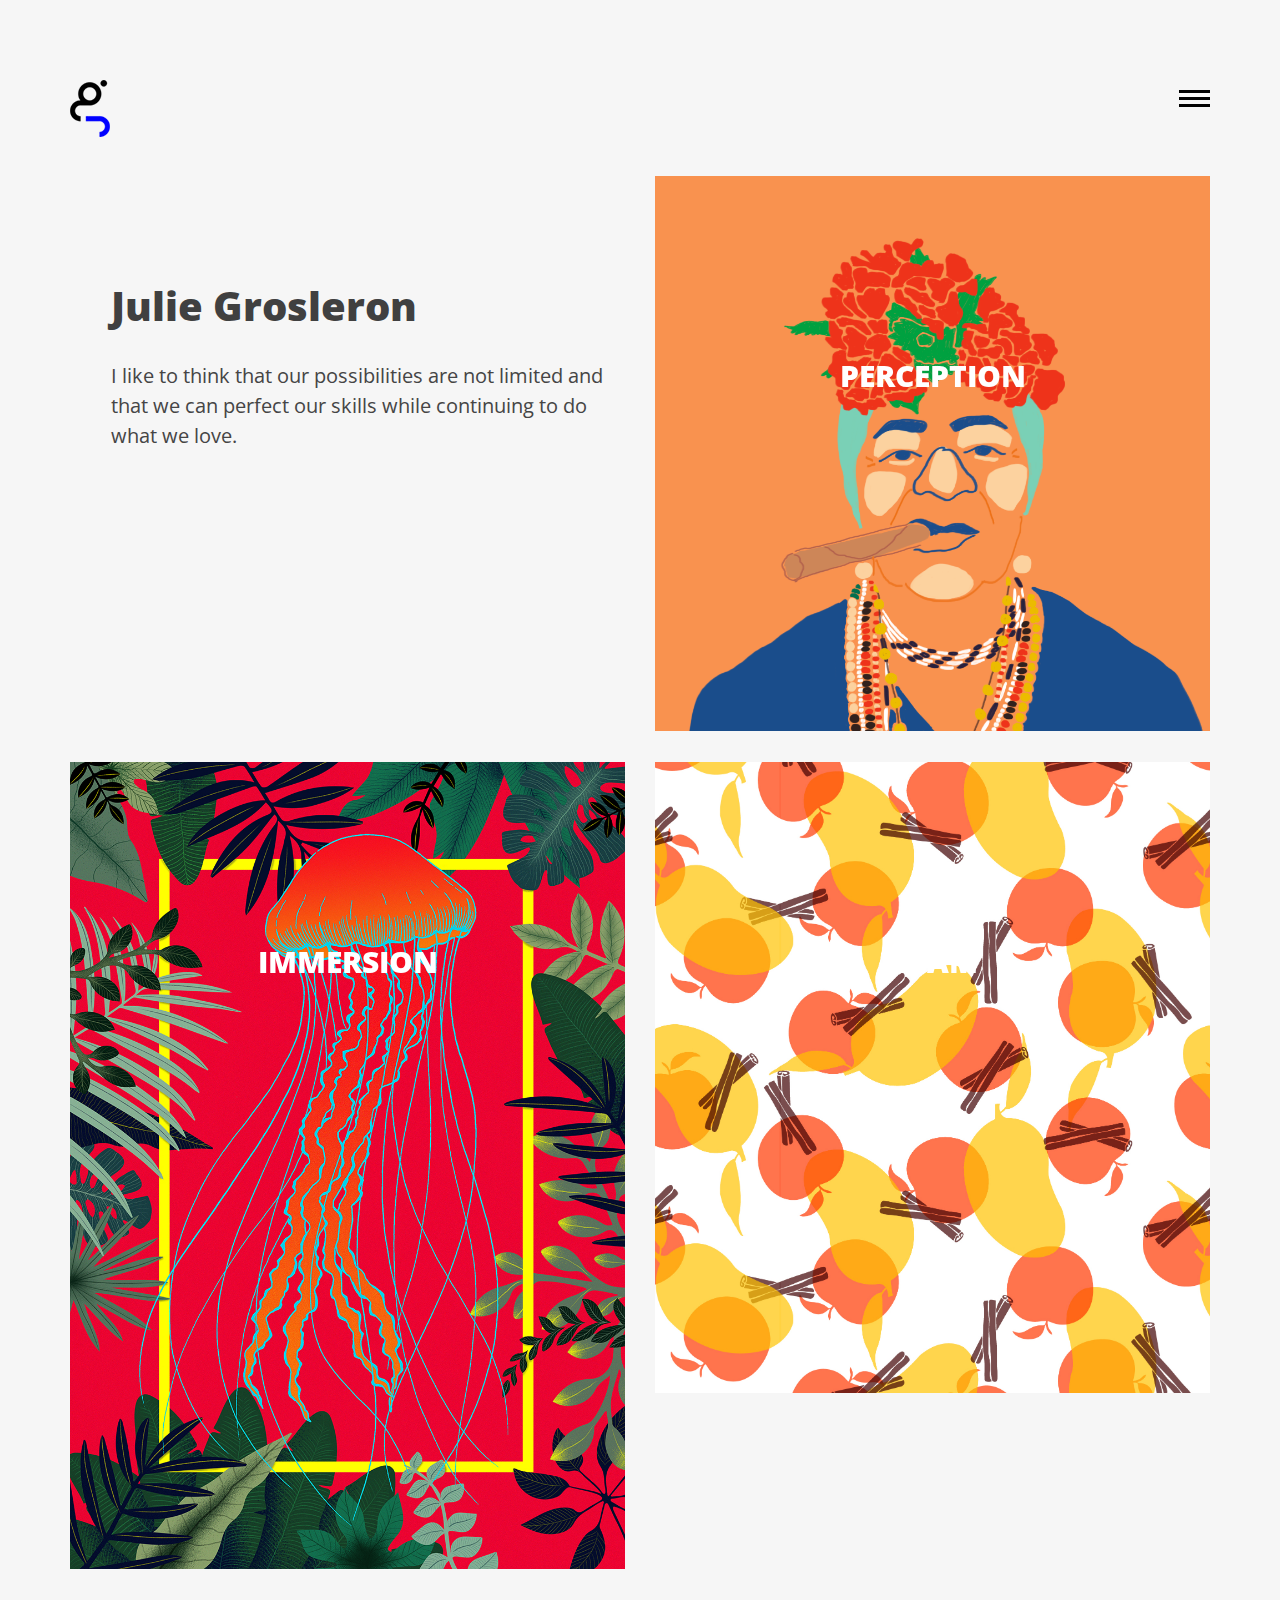
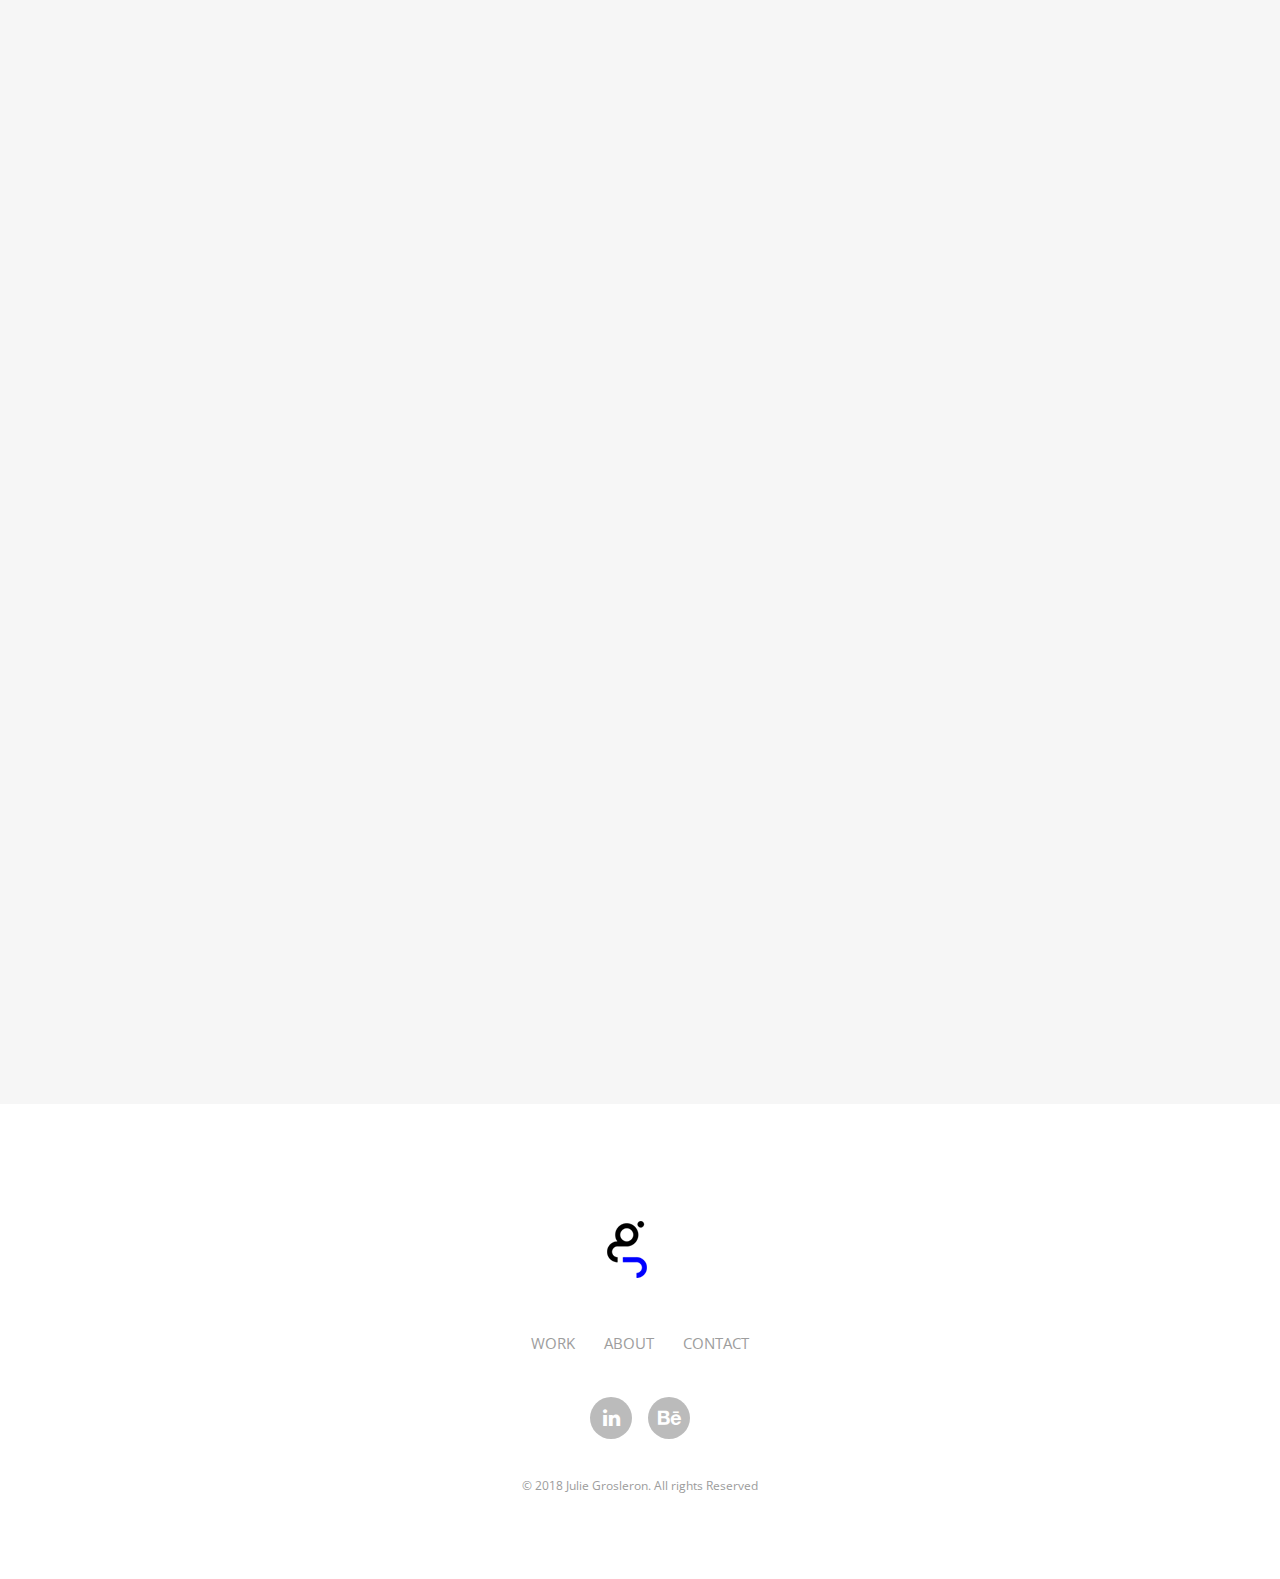
<file: index.html>
<!DOCTYPE HTML>

 <html>

    <head>
        

    	<meta name="viewport" content="width=device-width, initial-scale=1, maximum-scale=1" />

        <meta charset="utf-8">

        <!-- Description, Keywords and Author -->

        <meta name="description" content="">

        <meta name="author" content="">

        

        <title>Julie Grosleron</title>

		<link rel="shortcut icon" href="images/icon.png" type="image/x-icon">



        <!-- style -->

        <link href="css/style.css" rel="stylesheet" type="text/css">

        <!-- style -->

        <!-- bootstrap -->

        <link href="css/bootstrap.min.css" rel="stylesheet" type="text/css">

        <!-- responsive -->

        <link href="css/responsive.css" rel="stylesheet" type="text/css">

        <!-- font-awesome -->

        <link href="css/font-awesome.min.css" rel="stylesheet" type="text/css">

        <!-- font-awesome -->

        <link href="css/effects/set2.css" rel="stylesheet" type="text/css">

        <link href="css/effects/normalize.css" rel="stylesheet" type="text/css">

        <link href="css/effects/component.css"  rel="stylesheet" type="text/css" >

	</head>



    <body>

    

    	<!-- header -->

        	<header role="header">

            	<div class="container">

                	<!-- logo -->

                    	<h1>

                        	<a href="index.html" title="avana LLC"><img src="images/julie/logo%20copie.png" title="Julie Grosleron" alt="avana LLC"/></a>

                        </h1>

                    <!-- logo -->

                    <!-- nav -->

                    <nav role="header-nav" class="navy">

                        <ul>

                            <li class="nav-active"><a href="index.html" title="Work">Work</a></li>

                            <li><a href="about-me.html" title="About">About</a></li>


                            <li><a href="contact.html" title="Contact">Contact</a></li>

                        </ul>

                    </nav>

                    <!-- nav -->

                </div>

            </header>

        <!-- header -->

        <!-- main -->

        <main role="main-home-wrapper" class="container">

        	

            <div class="row">

            

            	<section class="col-xs-12 col-sm-6 col-md-6 col-lg-6 ">

                	<article role="pge-title-content">

                    	<header>

                        	<h2>Julie Grosleron</h2>

                        </header>
                        
                      
                        
                        <p>I like to think that our possibilities are not limited and that we can perfect our skills while continuing to do what we love.

                        </p>

                    </article>

                </section>

                

                <section class="col-xs-12 col-sm-6 col-md-6 col-lg-6 grid">

                	<figure class="effect-oscar">

                    	<img src="images/julie/perception/portrait1.png" alt="" class="img-responsive"/>

                        <figcaption>

                        	<h2><span> PERCEPTION</span></h2>

							<p>Illustration</p>

							<a href="works-details-perception.html">View more</a>

                        </figcaption>

                    </figure>

                </section>

                

                <div class="clearfix"></div>

                

                <section class="col-xs-12 col-sm-6 col-md-6 col-lg-6 grid">

                	<ul class="grid-lod effect-2" id="grid">

                    	<li>

                        	<figure class="effect-oscar">

                            <img src="images/julie/meduse2.jpg" alt="" class="img-responsive"/>

                            <figcaption>

                            	

                                    <h2> <span>IMMERSION</span></h2>

                                    <p>Illustration</p>

                                    <a href="works-details_immersion.html">View more</a>

                                

                            </figcaption>

                        </figure>

                        </li>

                           <li>

                        	<figure class="effect-oscar">

                            <img src="images/julie/gorace/logo.png" alt="" class="img-responsive"/>

                             <figcaption>

                                <h2><span>GORACE</span></h2>

                                <p>IDENTITY , UX/UI DESIGN</p>

                                <a href="works-details_gorace.html">View more</a>

                            </figcaption>

                        </figure>

                        </li>
                        

                        <li>

                        	<figure class="effect-oscar">

                            <img src="images/julie/georges_perrec/couv.jpg" alt="" class="img-responsive"/>

                             <figcaption>

                                <h2><span>ESPÈCES D'ESPACES</span></h2>

                                <p>ILLUSTRATION</p>

                                <a href="works-details_george-perrec.html">View more</a>

                            </figcaption>

                        </figure>

                        </li>

                       

                       

                    </ul>

                </section>

                

                <section class="col-xs-12 col-sm-6 col-md-6 col-lg-6 grid">

                	<ul class="grid-lod effect-2" id="grid">

                    	<li>

                        	<figure class="effect-oscar">

                            <img src="images/julie/confiture.jpg" alt="" class="img-responsive"/>

                             <figcaption>

                                <h2> <span>MIAM</span></h2>

                                <p>DIRECTION ARTISTIQUE </p>

                                <a href="works-details_miam.html">View more</a>

                            </figcaption>

                        </figure>

                        </li>

                        <li>

                        	<figure class="effect-oscar">

                            <img src="images/julie/trentotto.jpg" alt="" class="img-responsive"/>

                             <figcaption>

                                <h2><span>TRENTOTTO</span></h2>

                                <p>DIRECTION ARTISTIQUE</p>

                                <a href="works-details_trentotto.html">View more</a>

                            </figcaption>

                        </figure>

                        </li>

                       
                        
                         <li>

                        	<figure class="effect-oscar">

                            <img src="images/julie/Airbnb_Logo_B%C3%A9lo.png" alt="" class="img-responsive"/>

                             <figcaption>

                                <h2><span>AIRBNB</span></h2>

                                    <p>LANDING PAGE</p>

                                <a href="works-details_airbnb.html">View more</a>

                            </figcaption>

                        </figure>

                        </li>

                     

                       

                    </ul>

                </section>

                <div class="clearfix"></div>

            </div>

        </main>

    	<!-- main -->

        <!-- footer -->

        <footer role="footer">

            <!-- logo -->

                <h1>

                    <a href="index.html" title="avana LLC"><img src="images/julie/logo%20copie.png" title="Julie Grosleron" alt="avana LLC"/></a>

                </h1>

            <!-- logo -->

            <!-- nav -->

            <nav role="footer-nav">

            	<ul>

                	<li><a href="index.html" title="Work">Work</a></li>

                    <li><a href="about.html" title="About">About</a></li>

                    <li><a href="contact.html" title="Contact">Contact</a></li>

                </ul>

            </nav>

            <!-- nav -->

            <ul role="social-icons">

                <li><a href="https://www.linkedin.com/in/julie-grosleron-331291156"><i class="fa fa-linkedin" aria-hidden="true"></i></a></li>

                <li><a href="https://www.behance.net/Juliegrosleron"><i class="fa fa-behance" aria-hidden="true"></i></a></li>

            </ul>

            <p class="copy-right">&copy; 2018  Julie Grosleron. All rights Reserved</p>

        </footer>

        <!-- footer -->

    

        <!-- jQuery (necessary for Bootstrap's JavaScript plugins) -->

        <script src="js/jquery.min.js" type="text/javascript"></script>

        <!-- custom -->

		<script src="js/nav.js" type="text/javascript"></script>

        <script src="js/custom.js" type="text/javascript"></script>

        <!-- Include all compiled plugins (below), or include individual files as needed -->

        <script src="js/bootstrap.min.js" type="text/javascript"></script>

        <script src="js/effects/masonry.pkgd.min.js"  type="text/javascript"></script>

		<script src="js/effects/imagesloaded.js"  type="text/javascript"></script>

		<script src="js/effects/classie.js"  type="text/javascript"></script>

		<script src="js/effects/AnimOnScroll.js"  type="text/javascript"></script>

        <script src="js/effects/modernizr.custom.js"></script>

        <!-- jquery.countdown -->

        <script src="js/html5shiv.js" type="text/javascript"></script>

    </body>

</html>
</file>
<file: css/style.css>
/*

	Theme Name: avana LLC

	Template URI: 

	Description: 

	Author:

	Author URI: 

	License: 

	License URI:

	Version: 1.0

	

	1. Body style

	2. Header

	3. Main

	4. Footer

	5. About

	

*/

@import url(https://fonts.googleapis.com/css?family=Open+Sans:400,300,300italic,400italic,600,600italic,700,700italic,800,800italic);

html {

	-ms-text-size-adjust: 100%;

	-webkit-text-size-adjust: 100%;

}

*, *:before, *:after {

	-webkit-box-sizing: border-box;

	-moz-box-sizing: border-box;

	box-sizing: border-box;

}

input, textarea {

	-webkit-appearance: none;

	-webkit-border-radius: 0;

}

button, html input[type="button"],/* 1 */ input[type="reset"], input[type="submit"] {

	-webkit-appearance: button;

	cursor: pointer;

 *overflow:visible;

}

body, img,.commentys-form input[type="text"],.commentys-form input[type="email"],.commentys-form input[type="url"],.commentys-form textarea {

	transition: all .2s linear;

	-o-transition: all .2s linear;

	-moz-transition: all .2s linear;

	-webkit-transition: all .2s linear;

}

html, body, div, span, object, iframe, h1, h2, h3, h4, h5, h6, p, blockquote, pre, abbr, address, cite, code, del, dfn, em, img, ins, kbd, q, samp, small, strong, sub, sup, var, b, i, dl, dt, dd, ol, ul, li, fieldset, form, label, legend, table, caption, tbody, tfoot, thead, tr, th, td, article, aside, canvas, details, figcaption, figure, footer, header, hgroup, menu, nav, section, summary, time, mark, audio, video, input, main {

	-webkit-box-sizing: border-box;

	-moz-box-sizing: border-box;

	box-sizing: border-box;

	margin: 0;

	padding: 0;

	vertical-align: baseline;

	border: 0;

	outline: 0;

}

article, aside, details, figcaption, figure, footer, header, hgroup, menu, nav, section, img, main {

	display: block

}

audio, canvas, video {

	display: inline-block;

 *display:inline;

 *zoom:1

}

blockquote:before, blockquote:after, q:before, q:after {

	content: '';

	content: none;

}

.clear {

	clear: both;

	line-height: 0;

	height: 0;

}

a {

	text-decoration: none;

	outline: none;

	color: #010101;

	transition-delay: 0s;

	transition-duration: 0.6s;

	transition-property: all;

	transition-timing-function: ease;

}

a:focus, img:focus, button:focus, .btn:focus {outline: none;}

::-moz-selection {background-color:#0000ff;color:#fff;text-shadow:none;}

::selection {background-color: #0000ff;color: #fff;text-shadow: none;}

@font-face {font-family: 'Open Sans', sans-serif;}

/*===== Header ===*/

header[role="header"]{ padding-top:80px; padding-bottom:39px}

header[role="header"] h1{ padding:0; margin:0}

header[role="header"] h1 > a{ max-width:66px; display:block; float:left}

header[role="header"] nav{ padding-top:10px;transition-delay: 0s;

transition-duration: 0.6s;transition-property: all;transition-timing-function: ease;}

header[role="header"] nav ul{ display:none; position: fixed; z-index:60; text-align:center; width:100%; height:100%; top:0; left:0; right:0; background-color:rgba(255,255,255,0.8); padding:0; margin:0; padding-top:199px;}

header[role="header"] nav ul > li{ font-weight:800; font-size:42px; display:block}

header[role="header"] nav ul > li > a{ display:block; line-height:72px; color:#404040}

header[role="header"] nav ul > li:hover a,header[role="header"] nav ul > li.nav-active a{ text-decoration:none; color:#0000ff}

header[role="header"] nav #menu-button {width: 31px;font-size: 0;float: right;height: 19px;position: relative; z-index:70;

-webkit-transform: rotate(0deg);-moz-transform: rotate(0deg);-o-transform: rotate(0deg);transform: rotate(0deg);-webkit-transition: .5s ease-in-out;-moz-transition: .5s ease-in-out;-o-transition: .5s ease-in-out;transition: .5s ease-in-out;cursor: pointer;}

header[role="header"] nav #menu-button span {display: block;position: absolute;z-index: 60;height: 3px;

width: 100%;background: #111111;opacity: 1;left: 0;

-webkit-transform: rotate(0deg);-moz-transform: rotate(0deg);-o-transform: rotate(0deg);

transform: rotate(0deg);-webkit-transition: .25s ease-in-out;-moz-transition: .25s ease-in-out;-o-transition: .25s ease-in-out;transition: .25s ease-in-out;}

header[role="header"] nav #menu-button span {background: #010101;}

header[role="header"] nav #menu-button span:nth-child(1) {top:0px;}

header[role="header"] nav #menu-button span:nth-child(2) {top:7px;}

header[role="header"] nav #menu-button span:nth-child(3) {top:14px;}

header[role="header"] nav #menu-button.open span:nth-child(1) {top: 10px;

-webkit-transform: rotate(135deg);-moz-transform: rotate(135deg);-o-transform: rotate(135deg);transform: rotate(135deg);}

header[role="header"] nav #menu-button.open span:nth-child(2) {opacity: 0;left: -60px;}

header[role="header"] nav #menu-button.open span:nth-child(3) {top: 10px;

-webkit-transform: rotate(-135deg);-moz-transform: rotate(-135deg);-o-transform: rotate(-135deg);transform: rotate(-135deg);}

/*===== main ===*/

main[role="main-home-wrapper"],main[role="main-inner-wrapper"] { padding-bottom:90px}

main[role="main-home-wrapper"] article[role="pge-title-content"],main[role="main-inner-wrapper"] article[role="pge-title-content"]{ padding-left:41px}

main[role="main-home-wrapper"] article[role="pge-title-content"] header,main[role="main-inner-wrapper"] article[role="pge-title-content"] header{ padding-bottom:19px; padding-top:83px}

main[role="main-home-wrapper"] article[role="pge-title-content"] header h2,main[role="main-inner-wrapper"] article[role="pge-title-content"] header h2{ font-size:40px; line-height:53px; color:#404040; font-weight:800}

main[role="main-home-wrapper"] article[role="pge-title-content"] header h2 span,main[role="main-inner-wrapper"] article[role="pge-title-content"] header h2 span{ display:block; font-size:80px; color:#0000ff; padding-bottom:15px}

main[role="main-home-wrapper"] article[role="pge-title-content"] p,main[role="main-inner-wrapper"] article[role="pge-title-content"] p{ font-size:20px; line-height:30px; color:#454545}

/*===== footer ===*/

footer[role="footer"]{ background-color:#FFF; padding-top:100px; padding-bottom:77px}

footer[role="footer"] > h1 a{ margin:0 auto; display:block; max-width:66px;}

footer[role="footer"] nav{ padding-top:37px; padding-bottom:43px}

footer[role="footer"] nav > ul{ text-align:center; padding:0; margin:0}

footer[role="footer"] nav > ul > li{ display: inline-block; text-transform:uppercase; font-size:15px; margin:0 13px}

footer[role="footer"] nav > ul > li > a{ color:#9d9d9d}

footer[role="footer"] nav > ul > li:hover a{ text-decoration:none; color:#0000ff}

footer[role="footer"] ul[role="social-icons"]{ padding:0; margin:0; text-align:center; padding-bottom:40px;}

footer[role="footer"] ul[role="social-icons"] > li{ display: inline-block; margin:0 6.5px}

footer[role="footer"] ul[role="social-icons"] > li > a{ display:block; width:42px; height:42px; background-color:#bbbbbb; color:#FFF; line-height:42px; font-size:20px; border-radius:100%; text-align:center}

footer[role="footer"] ul[role="social-icons"] > li:hover a{ background-color:#0000ff}

footer[role="footer"] .copy-right{ text-align:center; display:block; font-size:12px; line-height:13px; color:#9c9c9c}

/*===== About ===*/

main[role="main-inner-wrapper"] .about-content{ background-color:#0000ff; padding-top:57px; padding-left:70px; padding-right:67px; padding-bottom:58px}

main[role="main-inner-wrapper"] .about-content p{ font-size:17px; line-height:30px; color:#FFF; padding-bottom:20px}

main[role="main-inner-wrapper"] .thumbnails-pan{ padding-top:30px}

main[role="main-inner-wrapper"] .thumbnails-pan section figure{ background-color:#FFF; position:relative; overflow:hidden; cursor:pointer}

main[role="main-inner-wrapper"] .thumbnails-pan section figure,main[role="main-inner-wrapper"] .thumbnails-pan section figure, img,main[role="main-inner-wrapper"] .thumbnails-pan section figure figcaption,section.blog-content figure,section.blog-content figure img,section.blog-content  article{transition-delay: 0s;transition-duration: 0.6s;transition-property: all;transition-timing-function: ease;}

main[role="main-inner-wrapper"] .thumbnails-pan section figure figcaption{ position:absolute; bottom:-50%; left:0; right:0; background-color:#0000ff; margin:0 69px; text-align:center; color:#FFF; padding-top:16px; padding-bottom:27px}

main[role="main-inner-wrapper"] .thumbnails-pan section figure figcaption h3{ font-size:21px; line-height:22px; font-weight:300}

main[role="main-inner-wrapper"] .thumbnails-pan section figure figcaption h5{ text-transform:uppercase; font-size:13px; line-height:14px; font-weight:bold}

main[role="main-inner-wrapper"] .thumbnails-pan section figure:hover,section.blog-content:hover article{ background-color:#0000ff; color:#FFF}

main[role="main-inner-wrapper"] .thumbnails-pan section figure:hover img,section.blog-content:hover figure img{-webkit-transform: scale3d(1.08,1.08,2);transform: scale3d(1.08,1.08,2); opacity:0.5}

main[role="main-inner-wrapper"] .thumbnails-pan section figure:hover figcaption{ bottom:0;}

/*===== Blog ===*/

article[role="pge-title-content"].blog-header{ padding-bottom:218px}

section.blog-content{ margin-bottom:29px}

section.blog-content figure{ overflow:hidden; position:relative;background-color: rgba(255,255,255,0.4); cursor:pointer}

section.blog-content figure .post-date{ text-align:center; color:#FFF; font-weight:800; font-size:14px; line-height:18px; text-transform:uppercase; display:block; background-color:#0000ff; width:130px; height:130px; position:absolute; left:0; top:0; padding-top:41px; z-index:50}

section.blog-content figure .post-date span{ font-size:50px; line-height:35px; display:block}

section.blog-content  article{ font-size:21px; line-height:30px; color:#FFF;  font-weight:800; color:#343434; padding-left:42px; padding-top:33px; padding-bottom:31px;}

section.blog-content:hover figure img{ opacity:0.5}

/*===== Contact ===*/

article[role="pge-title-content"].contact-header{ padding-bottom:218px}

article[role="pge-title-content"].contact-header p a{ color:#343434; padding-right:34px}

article[role="pge-title-content"].contact-header p a:hover{color:#0000ff; text-decoration:none}

.demo-wrapper {width: 100%;margin: 0 auto;height:499px;}

#surabaya {width: 100%;height: 100%;}

.error_message{ color:#e84d49}

#success_page h3,#success_page p{color:#60ca6f }

.contat-from-wrapper{ padding:0 69px; margin-top:108px}

.contat-from-wrapper input[type="text"],.contat-from-wrapper input[type="email"],.contat-from-wrapper textarea{ width:100%; display:block; outline:none; border-bottom:1px solid #bbbbbb; background-color:inherit; color:#404040; font-size:21px; line-height:23px; padding-bottom:24px}

.contat-from-wrapper input[type="text"]:focus,.contat-from-wrapper input[type="email"]:focus,.contat-from-wrapper textarea:focus{ border-bottom-color:#9f9e9e}

.contat-from-wrapper form ::-webkit-input-placeholder { color:#404040; }

.contat-from-wrapper form ::-moz-placeholder { color:#404040; } /* firefox 19+ */

.contat-from-wrapper form :-ms-input-placeholder { color:#404040; } /* ie */

.contat-from-wrapper form input:-moz-placeholder { color:#404040; }

.contat-from-wrapper textarea{ border-bottom:1px solid #bbbbbb; border-left:none; border-right:none; border-top:none; height:77px; margin-top:56px}

.contat-from-wrapper input[type="submit"]{ display:block; border:none; outline:none; width:200px; line-height:60px; text-transform:uppercase; font-size:21px; color:#FFF; font-weight:800; letter-spacing:2px; background-color:#0000ff; margin:41px auto; margin-bottom:0}

.contat-from-wrapper input[type="submit"]:hover{background-color:#0000ff}

/*== Work Details ==*/

.work-details,.blog-details{ padding:0 69px; margin-top:73px}

.work-details header h2{ color:#343434; font-size:36px; font-weight:800}

.work-details header a{ display:inline-block; color:#fb5353; font-size:18px;font-weight:800;padding-top:3px}

.work-details header a i{ color:#0d0d0d; padding-left:10px}

.work-details header a:hover{ color:#0d0d0d; text-decoration:none}

.work-details header a:hover i{ color:#fb5353}

.work-details p{ font-size:16px; color:#666666; line-height:30px; margin-bottom:20px; font-weight:300}

.work-details p strong{ font-weight:800}

.work-images{ margin-top:46px}

.work-images li{ margin-bottom:50px}

/*== Blog Details ==*/

.bog-header { padding-bottom:62px}

.bog-header h3,.comments-pan h3,.commentys-form h4{ color:#404040;font-weight:800; padding-bottom:24px; display:block}

.bog-header h3 span{ color:#fb5353}

.bog-header h2{ font-size:36px; font-weight:normal}

.blog-details .enter-content{ margin-top:62px}

.blog-details .enter-content p{ font-size:16px; line-height:30px; font-weight:300; margin-bottom:23px}

.comments-pan{border-top:2px solid #dedede; padding-top:15px}

.comments-pan h3{border-bottom:2px solid #dedede; padding-bottom:34px; margin-bottom:52px}

.comments-reply,.reply-pan{ padding:0; margin:0; list-style:none}

.comments-reply li{ display:block; border-bottom:2px solid #dedede; overflow:hidden; padding-bottom:51px; margin-bottom:39px}

.comments-reply li figure{ float:left; width:70px; background-color:#000}

.comments-reply li section{ float:left; padding-left:30px; font-size:16px; line-height:30px; font-weight:300; color:#343434;width: 92%;}

.comments-reply li section .date-pan{ font-size:14px; line-height:18px; padding-bottom:25px}

.comments-reply li section h4{font-weight:800; color:#404040; font-size:21px; margin-bottom:6px; margin-top:0}

.comments-reply li section h4 a{ font-size:16px; color:#fb5353;font-weight:400; display:inline-block; padding-left:20px}

.reply-pan{ clear:both; display:block; margin-left:100px;padding-top:39px }

.reply-pan li{ border-bottom:none;border-top:2px solid #dedede; padding-bottom:0; margin-bottom:0;padding-top:38px;}

.commentys-form h4{ font-size:24px}

.commentys-form form{ margin-top:30px}

.commentys-form input[type="text"],.commentys-form input[type="email"],.commentys-form input[type="url"],.commentys-form textarea{ font-size:21px; line-height:22px; color:#404040; padding-bottom:26px; border-bottom:2px solid #bbbbbb; width:100%; display:block; border-left:none; border-right:none; border-top:none; background-color:transparent; outline:none}

.commentys-form textarea{ margin-top:57px}

.commentys-form input[type="text"]:focus,.commentys-form input[type="email"]:focus,.commentys-form input[type="url"]:focus,.commentys-form textarea:focus{ border-bottom-color:#000}

.commentys-form input[type="button"]{ padding:0 36px; text-transform:uppercase; display:inline-block; font-size:21px; line-height:60px; color:#FFF; font-weight: bold; text-align:center; border:none; outline:none; background-color:#fb5353; margin-top:50px}

.commentys-form input[type="button"]:hover{ background-color:#ff5c5c}
</file>
<file: css/responsive.css>
/* md */
@media (min-width: 992px) and (max-width: 1199px) {
	.comments-reply li section{ width:88%}
}
/* sm */
@media (min-width: 768px) and (max-width: 991px) {
	header[role="header"]{ padding:8% 0;}
	header[role="header"] nav ul{ padding-top:10%}
	main[role="main-home-wrapper"] article[role="pge-title-content"],main[role="main-inner-wrapper"] article[role="pge-title-content"]{ padding-left:0}
	main[role="main-home-wrapper"] article[role="pge-title-content"] header,main[role="main-inner-wrapper"] article[role="pge-title-content"] header{ padding-top:0}
	main[role="main-home-wrapper"] article[role="pge-title-content"] header h2,main[role="main-inner-wrapper"] article[role="pge-title-content"] header h2{ font-size:34px}
	main[role="main-home-wrapper"] article p br{ display:none}
	footer[role="footer"]{ padding:30px 0}
	footer[role="footer"] nav{ padding:15px 0}
	main[role="main-inner-wrapper"] .about-content{ padding:5%}
	main[role="main-inner-wrapper"] .thumbnails-pan section figure figcaption{ margin:0 10%}
	section.blog-content figure .post-date{ padding-top:20px; height:100px; width:100px}
	article.contact-header[role="pge-title-content"] p a{padding-right:10px}
	.contat-from-wrapper{ margin-top:10px; padding:0 15px}
	.grid-lod li{ width:100% !important; position:static !important; display:inline-block}
	.grid-lod li img{ width:100%}
	.work-details,.blog-details{ padding:0; margin-top:0}
	.comments-reply li section{ width:88%}
}
/* xs */
@media (max-width: 767px) {
	header[role="header"]{ padding:8% 0;}
	header[role="header"] nav ul{ padding-top:10%}
	header[role="header"] nav ul > li{ font-size:30px}
	header[role="header"] nav ul > li > a{ line-height:55px}
	main[role="main-home-wrapper"] article[role="pge-title-content"],main[role="main-inner-wrapper"] article[role="pge-title-content"]{ padding-left:0}
	main[role="main-home-wrapper"] article[role="pge-title-content"] header,main[role="main-inner-wrapper"] article[role="pge-title-content"] header{ padding-top:10px}
	main[role="main-home-wrapper"] article[role="pge-title-content"] header h2,main[role="main-inner-wrapper"] article[role="pge-title-content"] header h2{ font-size:47px}
	main[role="main-home-wrapper"] article[role="pge-title-content"] header h2 span, main[role="main-inner-wrapper"] article[role="pge-title-content"] header h2 span{ font-size:60px;}
	main[role="main-home-wrapper"] article{ padding-bottom:30px}
	main[role="main-home-wrapper"] article p br{ display:none}
	footer[role="footer"]{ padding:40px 0}
	footer[role="footer"] nav{ padding:15px 0}
	main[role="main-inner-wrapper"] .about-content{ padding:5%}
	main[role="main-inner-wrapper"] .thumbnails-pan section figure{ margin-bottom:20px}
	article[role="pge-title-content"].blog-header,article[role="pge-title-content"].contact-header{ padding-bottom:30px}
	section.blog-content figure .post-date{ padding-top:20px; height:100px; width:100px}
	section.blog-content article{ padding:2% 5%; font-size:18px; line-height:24px;font-family: 'proxima_nova_cn_rgregular';}
	article.contact-header[role="pge-title-content"] p a{ font-size:18px; padding-right:10px}
	.contat-from-wrapper{ margin-top:10px; padding:0 15px}
	.contat-from-wrapper input[type="text"], .contat-from-wrapper input[type="email"]{ margin-bottom:20px}
	.contat-from-wrapper textarea{ margin-top:0}
	.work-details,.blog-details{ padding:0; margin-top:0}
	.work-images{ margin-top:0}
	.work-images li{ margin-bottom:0; width:100%}
	.work-images li figcaption h2{ font-size:18px;}
	.grid-lod li{ width:100% !important; position:static !important}
	.bog-header h3, .comments-pan h3, .commentys-form h4{ padding-bottom:0}
	.bog-header h2{ font-size:18px; line-height:26px}
	.bog-header{ padding-bottom:20px}
	.blog-details .enter-content{ margin-top:10px}
	.blog-details .enter-content p,.comments-reply li section{ font-size:14px; line-height:26px}
	.comments-pan h3{ padding-bottom:20px; margin-top:0}
	.comments-reply li section{ float:none; width:auto; padding-left:0}
	.comments-reply li figure{ margin-right:20px}
	.reply-pan{ margin-left:20px}
	.commentys-form input[type="text"], .commentys-form input[type="email"], .commentys-form input[type="url"], .commentys-form textarea{ margin-bottom:20px}
	.commentys-form textarea{ margin-top:0; margin-bottom:0}
	
}
</file>
<file: css/effects/set2.css>
.grid {

	position: relative;

	list-style: none; overflow:hidden; 

	text-align: center;

}



/* Common style */

.grid figure {

	position: relative;margin-bottom:31px;

	overflow: hidden;

	min-width: 100%;

	max-width: 100%;

	width:100%;

	height: 100%; min-height:100%;

	background: #3085a3;

	text-align: center;

	cursor: pointer;

}



.grid figure img {

	position: relative;

	display: block;

	min-height: 100%;

	max-width: 100%;

	opacity: 0.8;

}



.grid figure figcaption {

	padding:0;

	color: #fff;

	text-transform: uppercase;

	font-size: 1.25em;

	-webkit-backface-visibility: hidden;

	backface-visibility: hidden;

	line-height:100%;

}

.grid figure figcaption header a{}

.grid figure figcaption::before,

.grid figure figcaption::after {

	pointer-events: none;

}



.grid figure figcaption,

.grid figure figcaption > a {

	position: absolute;

	top: 0;

	left: 0;

	width: 100%;

	height: 100%;

}



/* Anchor will cover the whole item by default */

/* For some effects it will show as a button */

.grid figure figcaption > a {

	z-index: 1000;

	text-indent: 200%;

	white-space: nowrap;

	font-size: 0;

	opacity: 0;

}



.grid figure h2 {

	word-spacing: -0.15em;

	font-weight:400; color:#FFF;

}



.grid figure h2 span {

	font-weight: 800;

}



.grid figure h2,

.grid figure p {

	margin: 0;

}



.grid figure p {

	letter-spacing: 1px;

	font-size:16px; line-height:22px;

}





/* Individual effects */




/*---------------*/

/***** Oscar *****/

/*---------------*/



figure.effect-oscar {

	/*background: -webkit-linear-gradient(45deg, #22682a 0%, #9b4a1b 40%, #3a342a 100%);

	background: linear-gradient(45deg, #22682a 0%,#9b4a1b 40%,#3a342a 100%);*/

	background-color:#fb5353;

}



figure.effect-oscar img {

	opacity: 1;

	-webkit-transition: opacity 0.35s;

	transition: opacity 0.35s;

}



figure.effect-oscar figcaption {

	padding: 4em;

	background-color: rgba(58,52,42,0);

	-webkit-transition: background-color 0.35s;

	transition: background-color 0.35s;

}



figure.effect-oscar figcaption::before {

	position: absolute;

	top: 30px;

	right: 30px;

	bottom: 30px;

	left: 30px;

	border: 1px solid #fff;

	content: '';

}



figure.effect-oscar h2 {

font-weight:400;	margin: 20% 0 10px 0;

	-webkit-transition: -webkit-transform 0.35s;

	transition: transform 0.35s;

	-webkit-transform: translate3d(0,100%,0);

	transform: translate3d(0,100%,0);

}

figure.effect-oscar h2 span{

	font-weight:800

}

figure.effect-oscar figcaption::before,

figure.effect-oscar p {

	font-weight:400;

	opacity: 0;

	-webkit-transition: opacity 0.35s, -webkit-transform 0.35s;

	transition: opacity 0.35s, transform 0.35s;

	-webkit-transform: scale(0);

	transform: scale(0);

}



figure.effect-oscar:hover h2 {

	-webkit-transform: translate3d(0,0,0);

	transform: translate3d(0,0,0);

}



figure.effect-oscar:hover figcaption::before,

figure.effect-oscar:hover p {

	opacity: 1;

	-webkit-transform: scale(1);

	transform: scale(1);

}



figure.effect-oscar:hover figcaption {

	background-color: rgba(58,52,42,0);

}



figure.effect-oscar:hover img {

	opacity: 0.4;

}



@media screen and (max-width: 50em) {

	.content {

		padding: 0 10px;

		text-align: center;

	}

	.grid figure {

		display: inline-block;

		float: none;

		margin: 10px auto;

		width: 100%;

	}

}

@media (min-width: 768px) and (max-width: 991px) {

	figure.effect-oscar figcaption::before{ left:10px; right:10px; top:10px; bottom:10px;}

	figure.effect-oscar figcaption{ padding:0em}

	figure.effect-oscar h2{ font-size:20px;}

	figure.effect-oscar p{ font-size:13px;  padding:2%; display:block; width:90%; margin:0 auto;}

}



@media (max-width: 767px) {

	figure.effect-oscar figcaption::before{ left:10px; right:10px; top:10px; bottom:10px;}

	figure.effect-oscar figcaption{ padding:0em}

	figure.effect-oscar h2{ font-size:15px;}

	figure.effect-oscar p{ font-size:13px;  padding:2%; display:block; width:90%; margin:0 auto;}

}
</file>
<file: css/effects/component.css>
.grid-lod {
	/*max-width: 69em;
	list-style: none;
	margin: 30px auto;
	padding: 0;*/
}

.grid-lod li {
	display: block;
/*	float: left;
	padding: 7px;
	width: 33%;*/
	opacity: 0;
}

.grid-lod li.shown,
.no-js .grid-lod li,
.no-cssanimations .grid-lod li {
	opacity: 1;
}

.grid-lod li a,
.grid-lod li img {
	outline: none;
	border: none;
	display: block;
	max-width: 100%;
}

/* Effect 1: opacity */
.grid-lod.effect-1 li.animate {
	-webkit-animation: fadeIn 0.65s ease forwards;
	animation: fadeIn 0.65s ease forwards;
}

@-webkit-keyframes fadeIn {
	0% { }
	100% { opacity: 1; }
}

@keyframes fadeIn {
	0% { }
	100% { opacity: 1; }
}

/* Effect 2: Move Up */
.grid-lod.effect-2 li.animate {
	-webkit-transform: translateY(200px);
	transform: translateY(200px);
	-webkit-animation: moveUp 0.65s ease forwards;
	animation: moveUp 0.65s ease forwards;
}

@-webkit-keyframes moveUp {
	0% { }
	100% { -webkit-transform: translateY(0); opacity: 1; }
}

@keyframes moveUp {
	0% { }
	100% { -webkit-transform: translateY(0); transform: translateY(0); opacity: 1; }
}

/* Effect 3: Scale up */
.grid-lod.effect-3 li.animate {
	-webkit-transform: scale(0.6);
	transform: scale(0.6);
	-webkit-animation: scaleUp 0.65s ease-in-out forwards;
	animation: scaleUp 0.65s ease-in-out forwards;
}

@-webkit-keyframes scaleUp {
	0% { }
	100% { -webkit-transform: scale(1); opacity: 1; }
}

@keyframes scaleUp {
	0% { }
	100% { -webkit-transform: scale(1); transform: scale(1); opacity: 1; }
}

/* Effect 4: fall perspective */
.grid-lod.effect-4 {
	-webkit-perspective: 1300px;
	perspective: 1300px;
}

.grid-lod.effect-4 li.animate {
	-webkit-transform-style: preserve-3d;
	transform-style: preserve-3d;
	-webkit-transform: translateZ(400px) translateY(300px) rotateX(-90deg);
	transform: translateZ(400px) translateY(300px) rotateX(-90deg);
	-webkit-animation: fallPerspective .8s ease-in-out forwards;
	animation: fallPerspective .8s ease-in-out forwards;
}

@-webkit-keyframes fallPerspective {
	0% { }
	100% { -webkit-transform: translateZ(0px) translateY(0px) rotateX(0deg); opacity: 1; }
}

@keyframes fallPerspective {
	0% { }
	100% { -webkit-transform: translateZ(0px) translateY(0px) rotateX(0deg); transform: translateZ(0px) translateY(0px) rotateX(0deg); opacity: 1; }
}

/* Effect 5: fly (based on http://lab.hakim.se/scroll-effects/ by @hakimel) */
.grid-lod.effect-5 {
	-webkit-perspective: 1300px;
	perspective: 1300px;
}

.grid-lod.effect-5 li.animate {
	-webkit-transform-style: preserve-3d;
	transform-style: preserve-3d;
	-webkit-transform-origin: 50% 50% -300px;
	transform-origin: 50% 50% -300px;
	-webkit-transform: rotateX(-180deg);
	transform: rotateX(-180deg);
	-webkit-animation: fly .8s ease-in-out forwards;
	animation: fly .8s ease-in-out forwards;
}

@-webkit-keyframes fly {
	0% { }
	100% { -webkit-transform: rotateX(0deg); opacity: 1; }
}

@keyframes fly {
	0% { }
	100% { -webkit-transform: rotateX(0deg); transform: rotateX(0deg); opacity: 1; }
}

/* Effect 6: flip (based on http://lab.hakim.se/scroll-effects/ by @hakimel) */
.grid-lod.effect-6 {
	-webkit-perspective: 1300px;
	perspective: 1300px;
}

.grid-lod.effect-6 li.animate {
	-webkit-transform-style: preserve-3d;
	transform-style: preserve-3d;
	-webkit-transform-origin: 0% 0%;
	transform-origin: 0% 0%;
	-webkit-transform: rotateX(-80deg);
	transform: rotateX(-80deg);
	-webkit-animation: flip .8s ease-in-out forwards;
	animation: flip .8s ease-in-out forwards;
}

@-webkit-keyframes flip {
	0% { }
	100% { -webkit-transform: rotateX(0deg); opacity: 1; }
}

@keyframes flip {
	0% { }
	100% { -webkit-transform: rotateX(0deg); transform: rotateX(0deg); opacity: 1; }
}

/* Effect 7: helix (based on http://lab.hakim.se/scroll-effects/ by @hakimel) */
.grid-lod.effect-7 {
	-webkit-perspective: 1300px;
	perspective: 1300px;
}

.grid-lod.effect-7 li.animate {
	-webkit-transform-style: preserve-3d;
	transform-style: preserve-3d;
	-webkit-transform: rotateY(-180deg);
	transform: rotateY(-180deg);
	-webkit-animation: helix .8s ease-in-out forwards;
	animation: helix .8s ease-in-out forwards;
}

@-webkit-keyframes helix {
	0% { }
	100% { -webkit-transform: rotateY(0deg); opacity: 1; }
}

@keyframes helix {
	0% { }
	100% { -webkit-transform: rotateY(0deg); transform: rotateY(0deg); opacity: 1; }
}

/* Effect 8:  */
.grid-lod.effect-8 {
	-webkit-perspective: 1300px;
	perspective: 1300px;
}

.grid-lod.effect-8 li.animate {
	-webkit-transform-style: preserve-3d;
	transform-style: preserve-3d;
	-webkit-transform: scale(0.4);
	transform: scale(0.4);
	-webkit-animation: popUp .8s ease-in forwards;
	animation: popUp .8s ease-in forwards;
}

@-webkit-keyframes popUp {
	0% { }
	70% { -webkit-transform: scale(1.1); opacity: .8; -webkit-animation-timing-function: ease-out; }
	100% { -webkit-transform: scale(1); opacity: 1; }
}

@keyframes popUp {
	0% { }
	70% { -webkit-transform: scale(1.1); transform: scale(1.1); opacity: .8; -webkit-animation-timing-function: ease-out; animation-timing-function: ease-out; }
	100% { -webkit-transform: scale(1); transform: scale(1); opacity: 1; }
}

@media screen and (max-width: 900px) {
	.grid-lod li {
		width: 50%;
	}
}

@media screen and (max-width: 400px) {
	.grid-lod li {
		width: 100%;
	}
}
</file>
